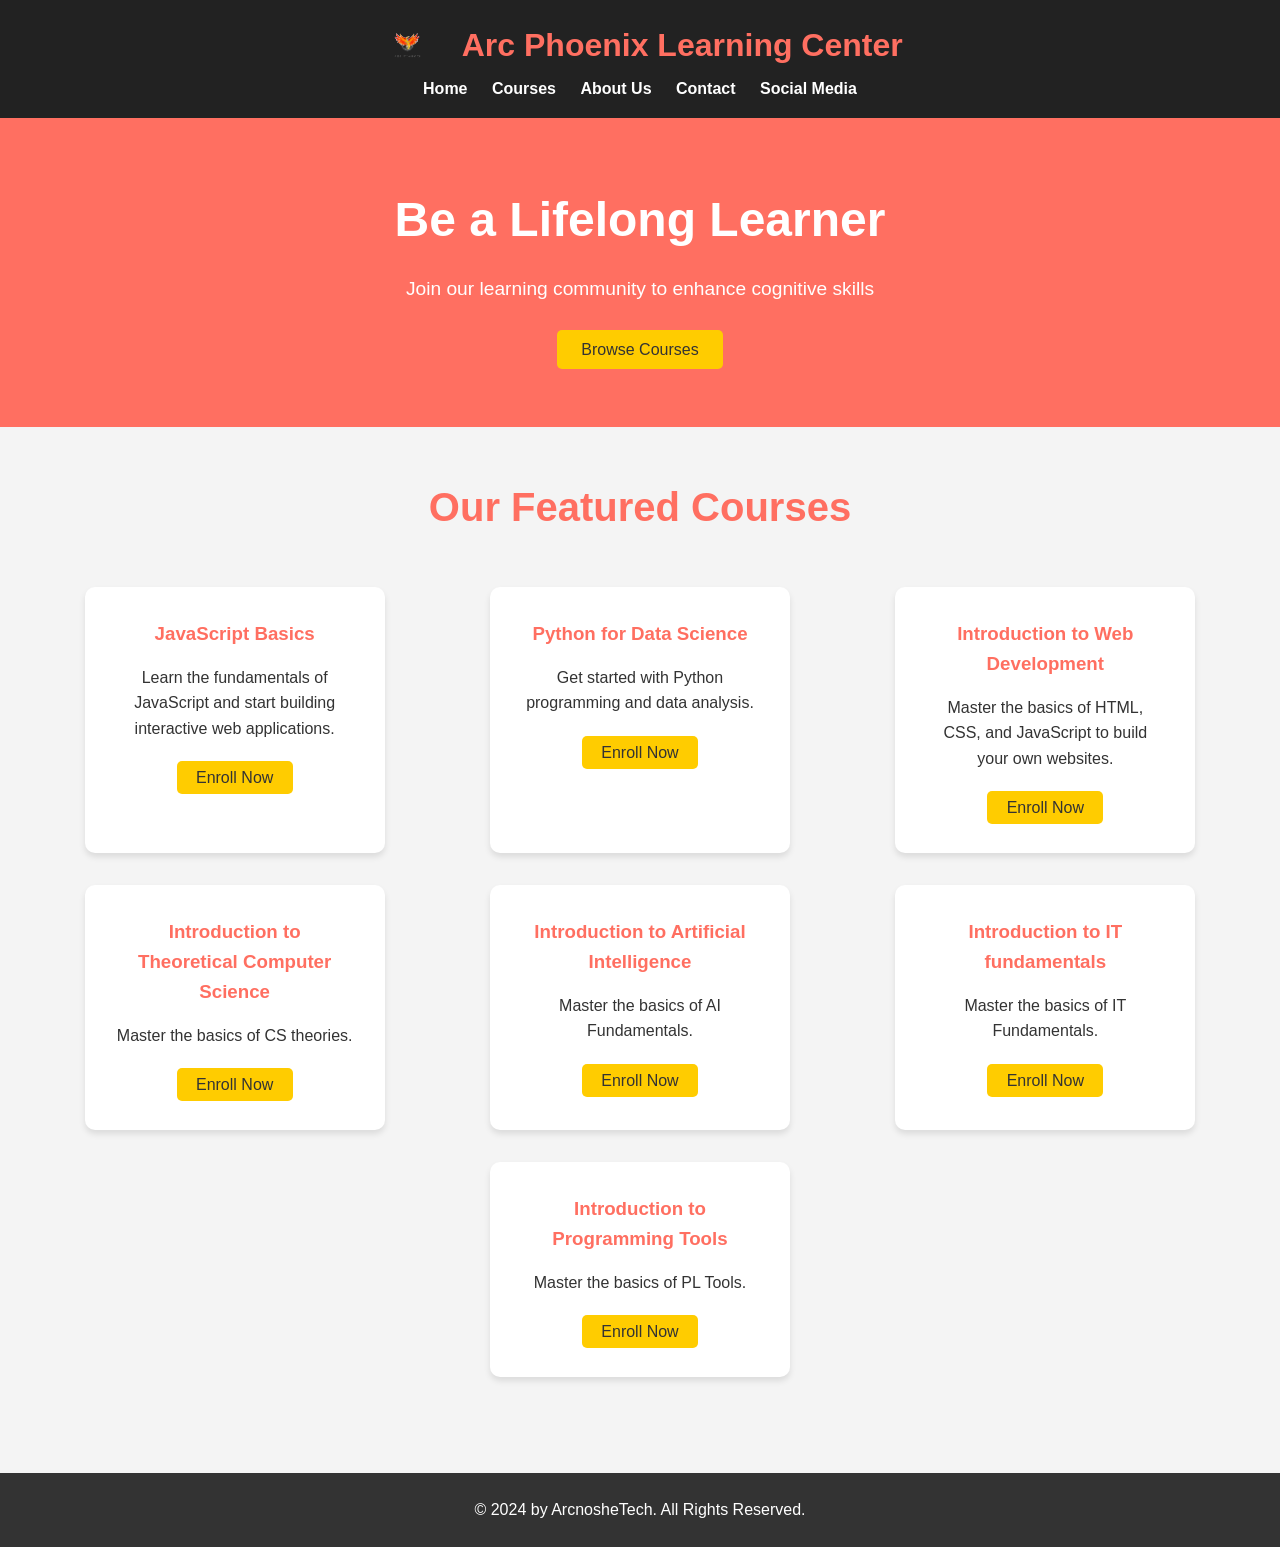
<file: index.html>
<!DOCTYPE html>
<html lang="en">
<head>
    <meta charset="UTF-8">
    <meta name="viewport" content="width=device-width, initial-scale=1.0">
    <meta http-equiv="X-UA-Compatible" content="ie=edge">
    <title>Arc Phoenix Learning Center</title>
    <link rel="stylesheet" href="styles.css">
    <link rel="icon" type="image/x-icon" href="arc_phoenix_logo_transparent.png">
</head>
<body>

    <!-- Header Section -->
    <header>
        <div class="navbar">
        <!--Logo Section -->    
        <img src="arc_phoenix_logo_transparent.png" alt="Arc Phoenix Logo" class="logo">
            <h1>Arc Phoenix Learning Center</h1>
            <nav>
                <ul>
                    <li><a href="#home">Home</a></li>
                    <li><a href="#courses">Courses</a></li>
                    <li><a href="#under_cons.html">About Us</a></li>
                    <li><a href="#under_cons.html">Contact</a></li>
                    <li><a href="#under_cons.html">Social Media</a></li>
                </ul>
            </nav>
        </div>
    </header>

    <!-- Hero Section -->
    <section id="hero" class="hero-section">
        <div class="hero-content">
            <h2>Be a Lifelong Learner</h2>
            <p>Join our learning community to enhance cognitive skills</p>
            <a href="#courses" class="btn-primary">Browse Courses</a>
        </div>
    </section>

    <!-- Courses Section -->
    <section id="courses" class="courses-section">
        <h2>Our Featured Courses</h2>
        <div class="course-list">
            <div class="course-card">
                <h3>JavaScript Basics</h3>
                <p>Learn the fundamentals of JavaScript and start building interactive web applications.</p>
                <a href="under_cons.html" class="btn-secondary">Enroll Now</a>
            </div>
            <div class="course-card">
                <h3>Python for Data Science</h3>
                <p>Get started with Python programming and data analysis.</p>
                <a href="under_cons.html" class="btn-secondary">Enroll Now</a>
            </div>
            <div class="course-card">
                <h3>Introduction to Web Development</h3>
                <p>Master the basics of HTML, CSS, and JavaScript to build your own websites.</p>
                <a href="under_cons.html" class="btn-secondary">Enroll Now</a>
            </div>
             <div class="course-card">
                <h3>Introduction to Theoretical Computer Science</h3>
                <p>Master the basics of CS theories.</p>
                <a href="tcs.html" class="btn-secondary">Enroll Now</a>
            </div>
             <div class="course-card">
                <h3>Introduction to Artificial Intelligence</h3>
                <p>Master the basics of AI Fundamentals.</p>
                <a href="under_cons.html" class="btn-secondary">Enroll Now</a>
            </div>
             <div class="course-card">
                <h3>Introduction to IT fundamentals</h3>
                <p>Master the basics of IT Fundamentals.</p>
                <a href="under_cons.html" class="btn-secondary">Enroll Now</a>
            </div>
            <div class="course-card">
                <h3>Introduction to Programming Tools</h3>
                <p>Master the basics of PL Tools.</p>
                <a href="codedit.html" class="btn-secondary">Enroll Now</a>
            </div>
        </div>
    </section>

    <!-- Footer Section -->
    <footer>
        <p>&copy; 2024 by ArcnosheTech. All Rights Reserved.</p>
    </footer>

    <script src="script.js"></script>
    <script src="//code.tidio.co/cmhnrrc2j8b8sqqxa3h5ohzhznyaqqul.js"></script>
</body>
</html>
</file>
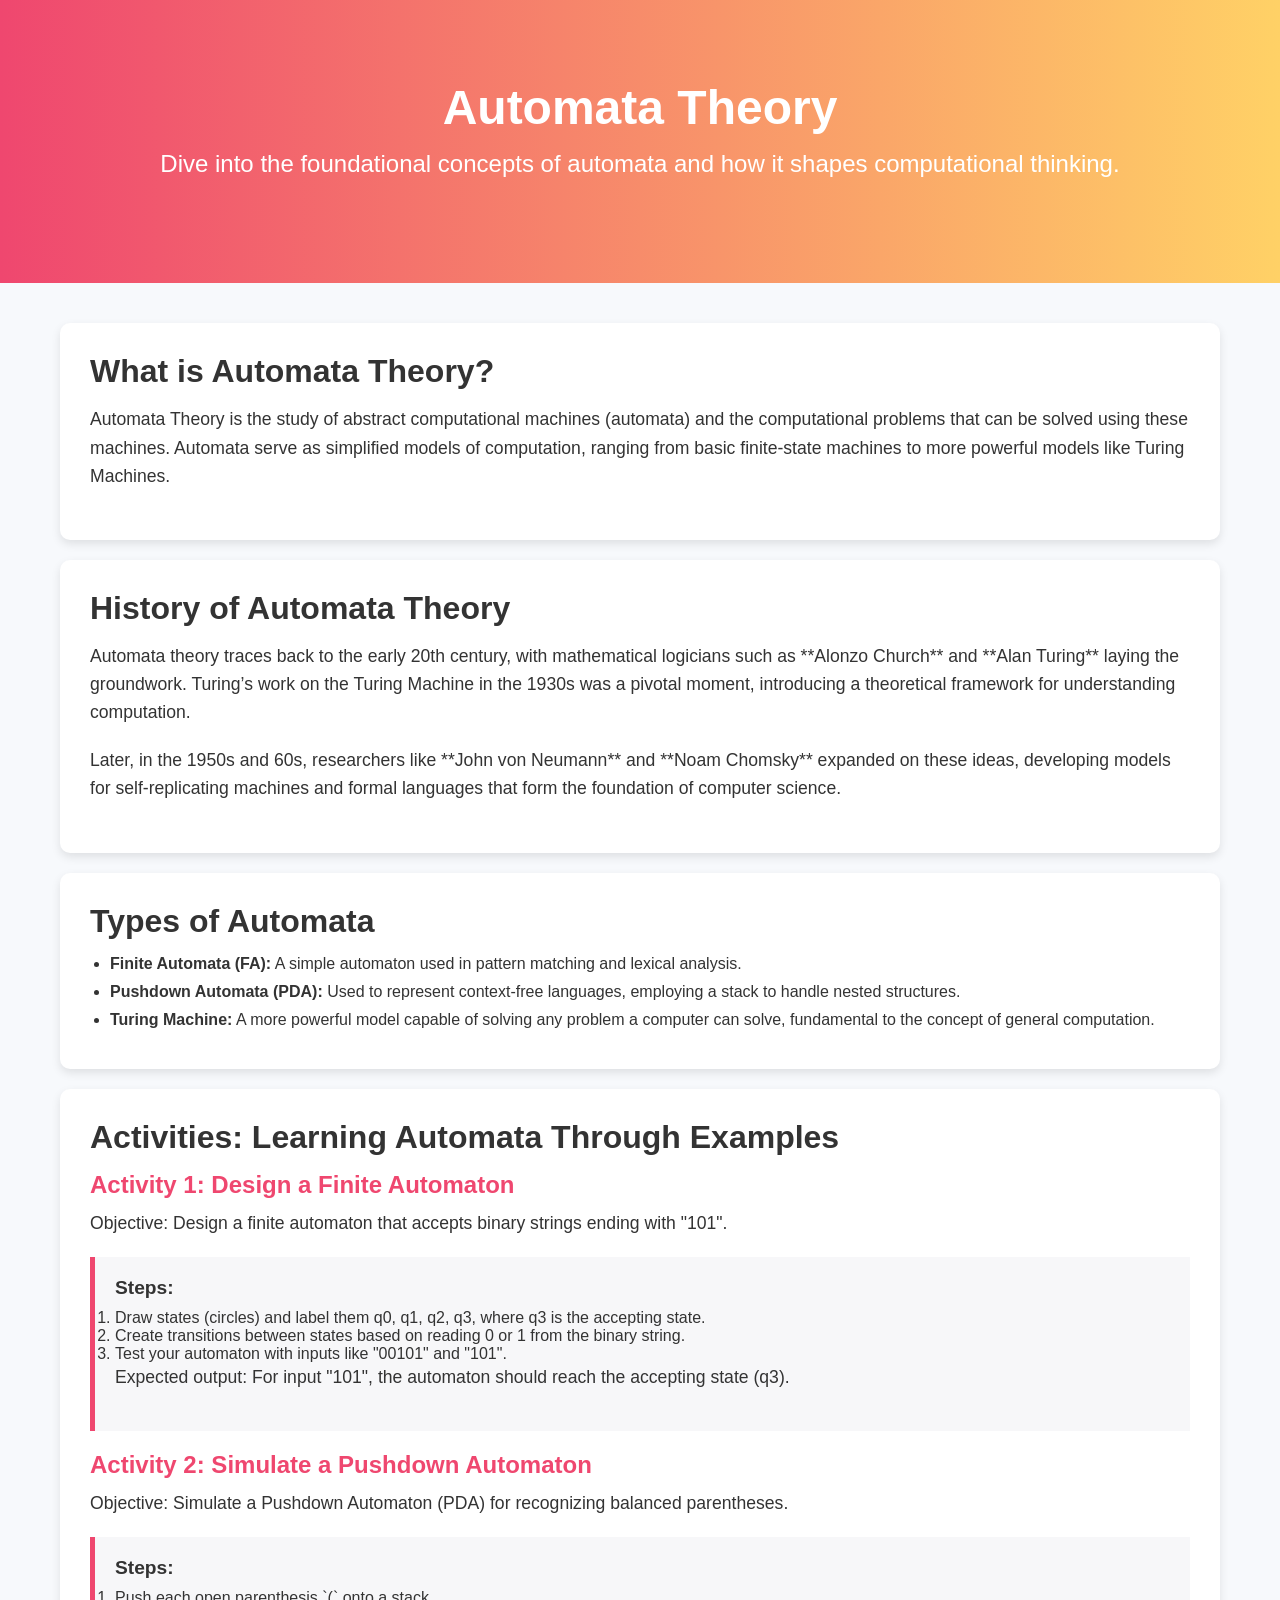
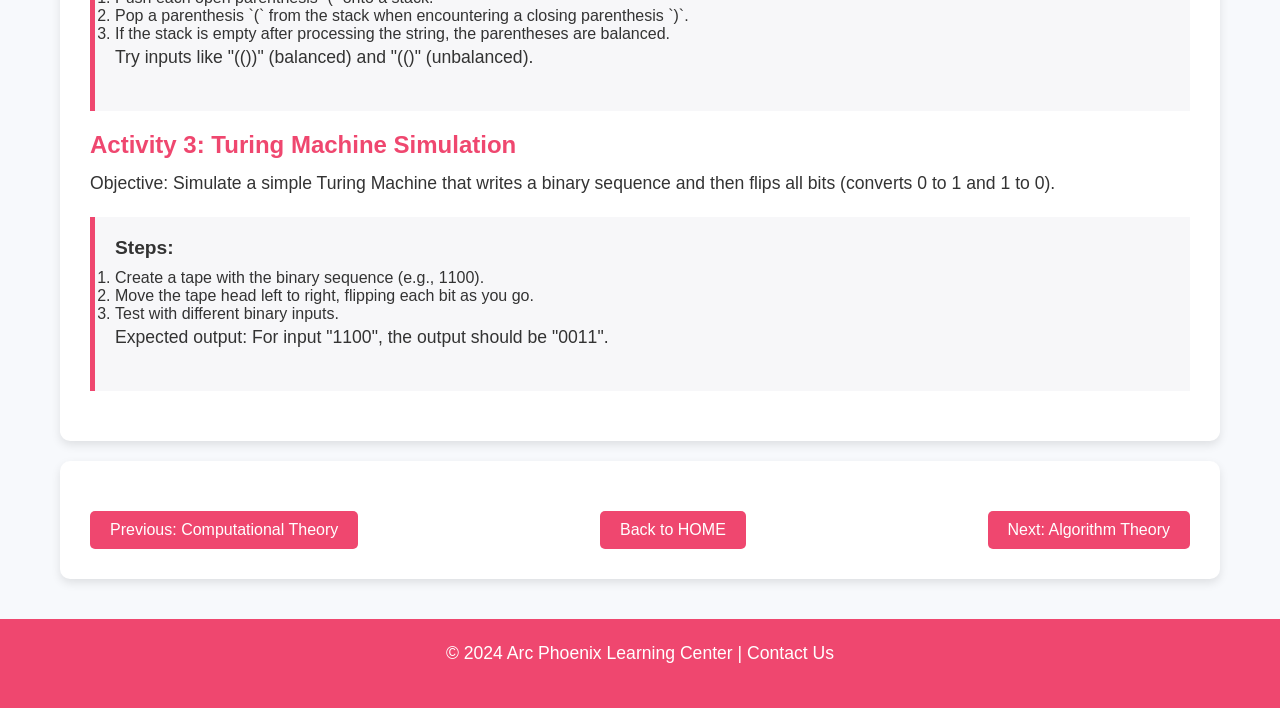
<file: auto_theory.html>
<!DOCTYPE html>
<html lang="en">
<head>
    <meta charset="UTF-8">
    <meta name="viewport" content="width=device-width, initial-scale=1.0">
    <meta name="description" content="Automata Theory Lesson - Explore the concepts, history, and activities related to Automata Theory.">
    <title>Automata Theory | Phoenix Learning Center</title>
    <link rel="stylesheet" href="auto_theory.css">
</head>
<body>

    <!-- Header Section -->
    <header class="hero">
        <div class="container">
            <h1>Automata Theory</h1>
            <p>Dive into the foundational concepts of automata and how it shapes computational thinking.</p>
        </div>
    </header>

    <!-- Main Content Section -->
    <main class="container">
        <section class="lesson">
            <h2>What is Automata Theory?</h2>
            <p>Automata Theory is the study of abstract computational machines (automata) and the computational problems that can be solved using these machines. Automata serve as simplified models of computation, ranging from basic finite-state machines to more powerful models like Turing Machines.</p>
        </section>

        <section class="lesson">
            <h2>History of Automata Theory</h2>
            <p>Automata theory traces back to the early 20th century, with mathematical logicians such as **Alonzo Church** and **Alan Turing** laying the groundwork. Turing’s work on the Turing Machine in the 1930s was a pivotal moment, introducing a theoretical framework for understanding computation.</p>
            <p>Later, in the 1950s and 60s, researchers like **John von Neumann** and **Noam Chomsky** expanded on these ideas, developing models for self-replicating machines and formal languages that form the foundation of computer science.</p>
        </section>

        <section class="lesson">
            <h2>Types of Automata</h2>
            <ul class="objectives">
                <li><strong>Finite Automata (FA):</strong> A simple automaton used in pattern matching and lexical analysis.</li>
                <li><strong>Pushdown Automata (PDA):</strong> Used to represent context-free languages, employing a stack to handle nested structures.</li>
                <li><strong>Turing Machine:</strong> A more powerful model capable of solving any problem a computer can solve, fundamental to the concept of general computation.</li>
            </ul>
        </section>

        <section class="lesson">
            <h2>Activities: Learning Automata Through Examples</h2>

            <h3>Activity 1: Design a Finite Automaton</h3>
            <p>Objective: Design a finite automaton that accepts binary strings ending with "101".</p>
            <div class="example">
                <h4>Steps:</h4>
                <ol>
                    <li>Draw states (circles) and label them q0, q1, q2, q3, where q3 is the accepting state.</li>
                    <li>Create transitions between states based on reading 0 or 1 from the binary string.</li>
                    <li>Test your automaton with inputs like "00101" and "101".</li>
                </ol>
                <p>Expected output: For input "101", the automaton should reach the accepting state (q3).</p>
            </div>

            <h3>Activity 2: Simulate a Pushdown Automaton</h3>
            <p>Objective: Simulate a Pushdown Automaton (PDA) for recognizing balanced parentheses.</p>
            <div class="example">
                <h4>Steps:</h4>
                <ol>
                    <li>Push each open parenthesis `(` onto a stack.</li>
                    <li>Pop a parenthesis `(` from the stack when encountering a closing parenthesis `)`.</li>
                    <li>If the stack is empty after processing the string, the parentheses are balanced.</li>
                </ol>
                <p>Try inputs like "(())" (balanced) and "(()" (unbalanced).</p>
            </div>

            <h3>Activity 3: Turing Machine Simulation</h3>
            <p>Objective: Simulate a simple Turing Machine that writes a binary sequence and then flips all bits (converts 0 to 1 and 1 to 0).</p>
            <div class="example">
                <h4>Steps:</h4>
                <ol>
                    <li>Create a tape with the binary sequence (e.g., 1100).</li>
                    <li>Move the tape head left to right, flipping each bit as you go.</li>
                    <li>Test with different binary inputs.</li>
                </ol>
                <p>Expected output: For input "1100", the output should be "0011".</p>
            </div>
        </section>

        <!-- Navigation Links -->
        <section class="lesson">
            <nav class="nav-links">
                <a href="comp_theory.html" class="nav-button">Previous: Computational Theory</a>
                <a href="tcs.html" class="nav-button">Back to HOME</a>
                <a href="algo_theory.html" class="nav-button">Next: Algorithm Theory</a>
            </nav>
        </section>
    </main>

    <!-- Footer Section -->
    <footer class="footer">
        <p>&copy; 2024 Arc Phoenix Learning Center | <a href="/contact">Contact Us</a></p>
    </footer>

</body>
</html>
</file>
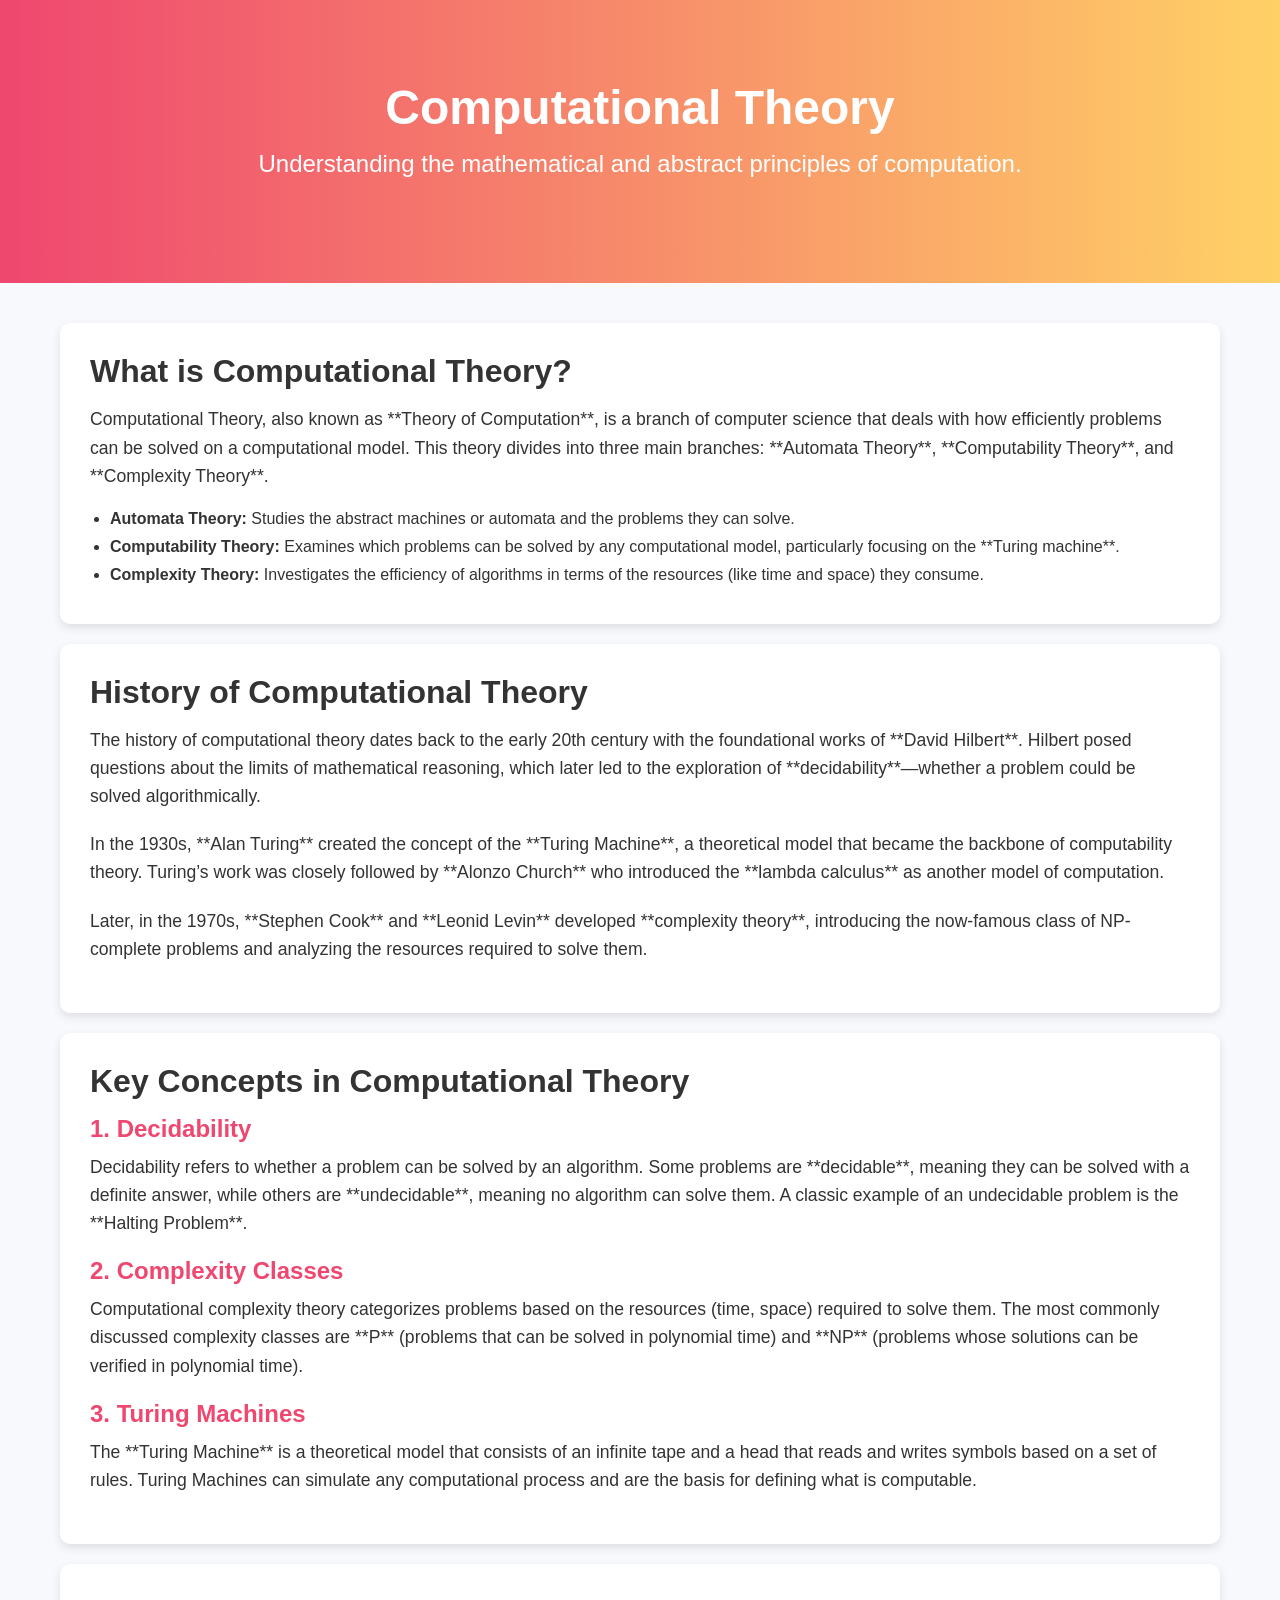
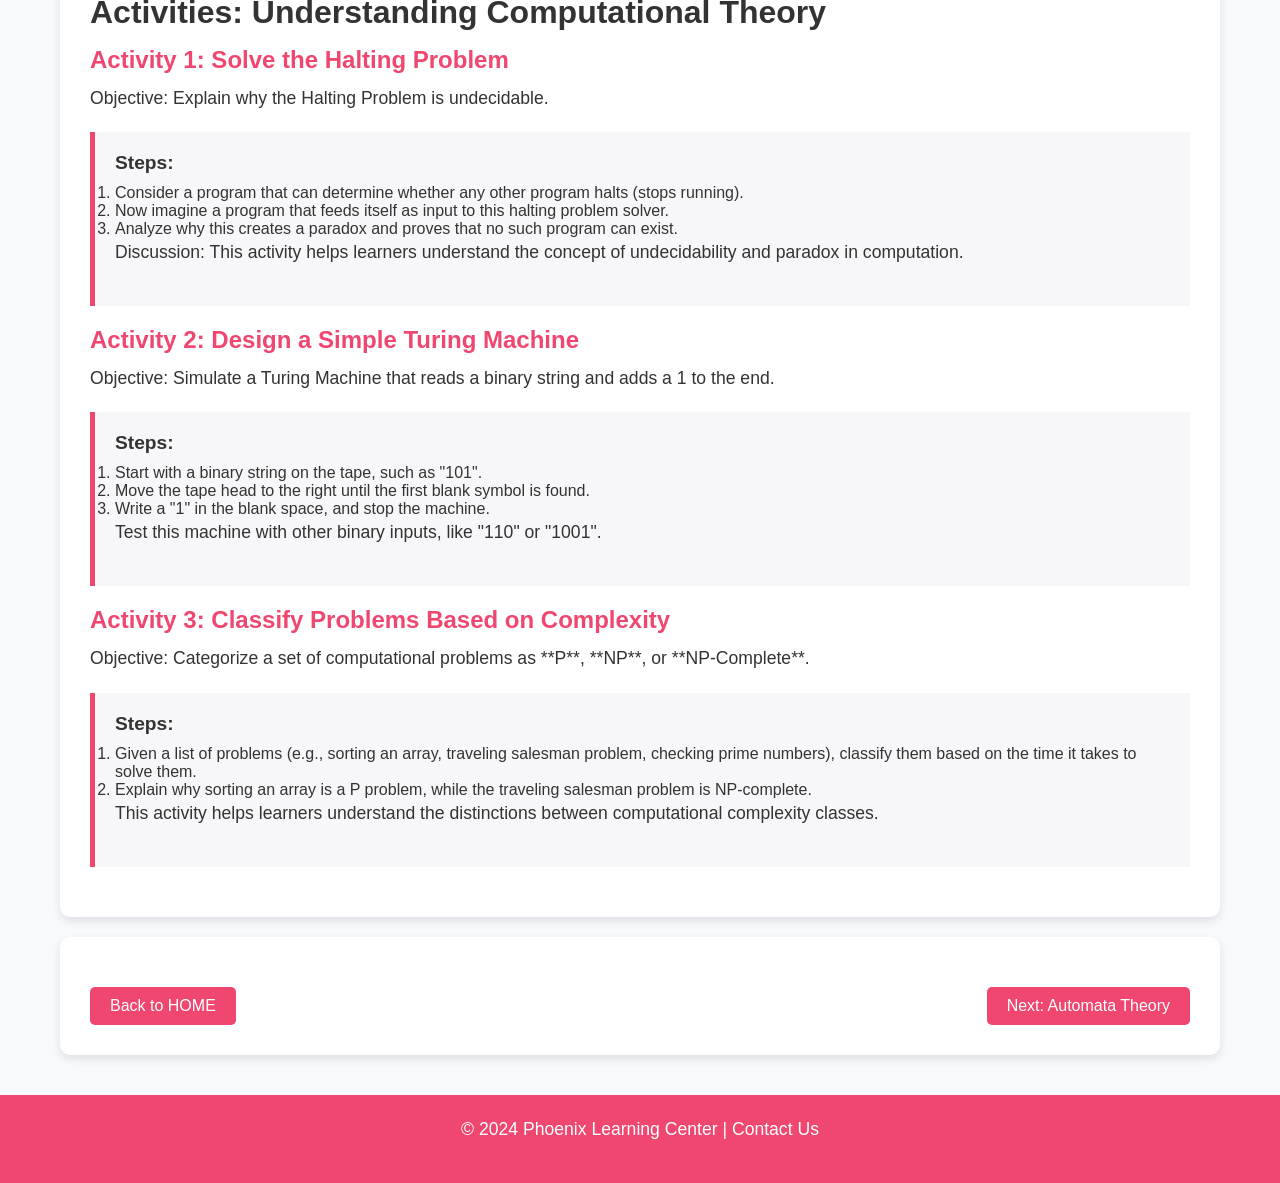
<file: comp_theory.html>
<!DOCTYPE html>
<html lang="en">
<head>
    <meta charset="UTF-8">
    <meta name="viewport" content="width=device-width, initial-scale=1.0">
    <meta name="description" content="Computational Theory Lesson - Explore the concepts, history, and activities related to Computational Theory.">
    <title>Computational Theory | Phoenix Learning Center</title>
    <link rel="stylesheet" href="comp_theory.css">
</head>
<body>

    <!-- Header Section -->
    <header class="hero">
        <div class="container">
            <h1>Computational Theory</h1>
            <p>Understanding the mathematical and abstract principles of computation.</p>
        </div>
    </header>

    <!-- Main Content Section -->
    <main class="container">
        <section class="lesson">
            <h2>What is Computational Theory?</h2>
            <p>Computational Theory, also known as **Theory of Computation**, is a branch of computer science that deals with how efficiently problems can be solved on a computational model. This theory divides into three main branches: **Automata Theory**, **Computability Theory**, and **Complexity Theory**.</p>
            <ul class="objectives">
                <li><strong>Automata Theory:</strong> Studies the abstract machines or automata and the problems they can solve.</li>
                <li><strong>Computability Theory:</strong> Examines which problems can be solved by any computational model, particularly focusing on the **Turing machine**.</li>
                <li><strong>Complexity Theory:</strong> Investigates the efficiency of algorithms in terms of the resources (like time and space) they consume.</li>
            </ul>
        </section>

        <section class="lesson">
            <h2>History of Computational Theory</h2>
            <p>The history of computational theory dates back to the early 20th century with the foundational works of **David Hilbert**. Hilbert posed questions about the limits of mathematical reasoning, which later led to the exploration of **decidability**—whether a problem could be solved algorithmically.</p>
            <p>In the 1930s, **Alan Turing** created the concept of the **Turing Machine**, a theoretical model that became the backbone of computability theory. Turing’s work was closely followed by **Alonzo Church** who introduced the **lambda calculus** as another model of computation.</p>
            <p>Later, in the 1970s, **Stephen Cook** and **Leonid Levin** developed **complexity theory**, introducing the now-famous class of NP-complete problems and analyzing the resources required to solve them.</p>
        </section>

        <section class="lesson">
            <h2>Key Concepts in Computational Theory</h2>
            <h3>1. Decidability</h3>
            <p>Decidability refers to whether a problem can be solved by an algorithm. Some problems are **decidable**, meaning they can be solved with a definite answer, while others are **undecidable**, meaning no algorithm can solve them. A classic example of an undecidable problem is the **Halting Problem**.</p>

            <h3>2. Complexity Classes</h3>
            <p>Computational complexity theory categorizes problems based on the resources (time, space) required to solve them. The most commonly discussed complexity classes are **P** (problems that can be solved in polynomial time) and **NP** (problems whose solutions can be verified in polynomial time).</p>

            <h3>3. Turing Machines</h3>
            <p>The **Turing Machine** is a theoretical model that consists of an infinite tape and a head that reads and writes symbols based on a set of rules. Turing Machines can simulate any computational process and are the basis for defining what is computable.</p>
        </section>

        <section class="lesson">
            <h2>Activities: Understanding Computational Theory</h2>

            <h3>Activity 1: Solve the Halting Problem</h3>
            <p>Objective: Explain why the Halting Problem is undecidable.</p>
            <div class="example">
                <h4>Steps:</h4>
                <ol>
                    <li>Consider a program that can determine whether any other program halts (stops running).</li>
                    <li>Now imagine a program that feeds itself as input to this halting problem solver.</li>
                    <li>Analyze why this creates a paradox and proves that no such program can exist.</li>
                </ol>
                <p>Discussion: This activity helps learners understand the concept of undecidability and paradox in computation.</p>
            </div>

            <h3>Activity 2: Design a Simple Turing Machine</h3>
            <p>Objective: Simulate a Turing Machine that reads a binary string and adds a 1 to the end.</p>
            <div class="example">
                <h4>Steps:</h4>
                <ol>
                    <li>Start with a binary string on the tape, such as "101".</li>
                    <li>Move the tape head to the right until the first blank symbol is found.</li>
                    <li>Write a "1" in the blank space, and stop the machine.</li>
                </ol>
                <p>Test this machine with other binary inputs, like "110" or "1001".</p>
            </div>

            <h3>Activity 3: Classify Problems Based on Complexity</h3>
            <p>Objective: Categorize a set of computational problems as **P**, **NP**, or **NP-Complete**.</p>
            <div class="example">
                <h4>Steps:</h4>
                <ol>
                    <li>Given a list of problems (e.g., sorting an array, traveling salesman problem, checking prime numbers), classify them based on the time it takes to solve them.</li>
                    <li>Explain why sorting an array is a P problem, while the traveling salesman problem is NP-complete.</li>
                </ol>
                <p>This activity helps learners understand the distinctions between computational complexity classes.</p>
            </div>
        </section>

        <!-- Navigation Links -->
        <section class="lesson">
            <nav class="nav-links">
                <a href="course_progtheory.html" class="nav-button">Back to HOME </a>
                <a href="auto_theory.html" class="nav-button">Next: Automata Theory</a>
            </nav>
        </section>
    </main>

    <!-- Footer Section -->
    <footer class="footer">
        <p>&copy; 2024 Phoenix Learning Center | <a href="/contact">Contact Us</a></p>
    </footer>

</body>
</html>
</file>
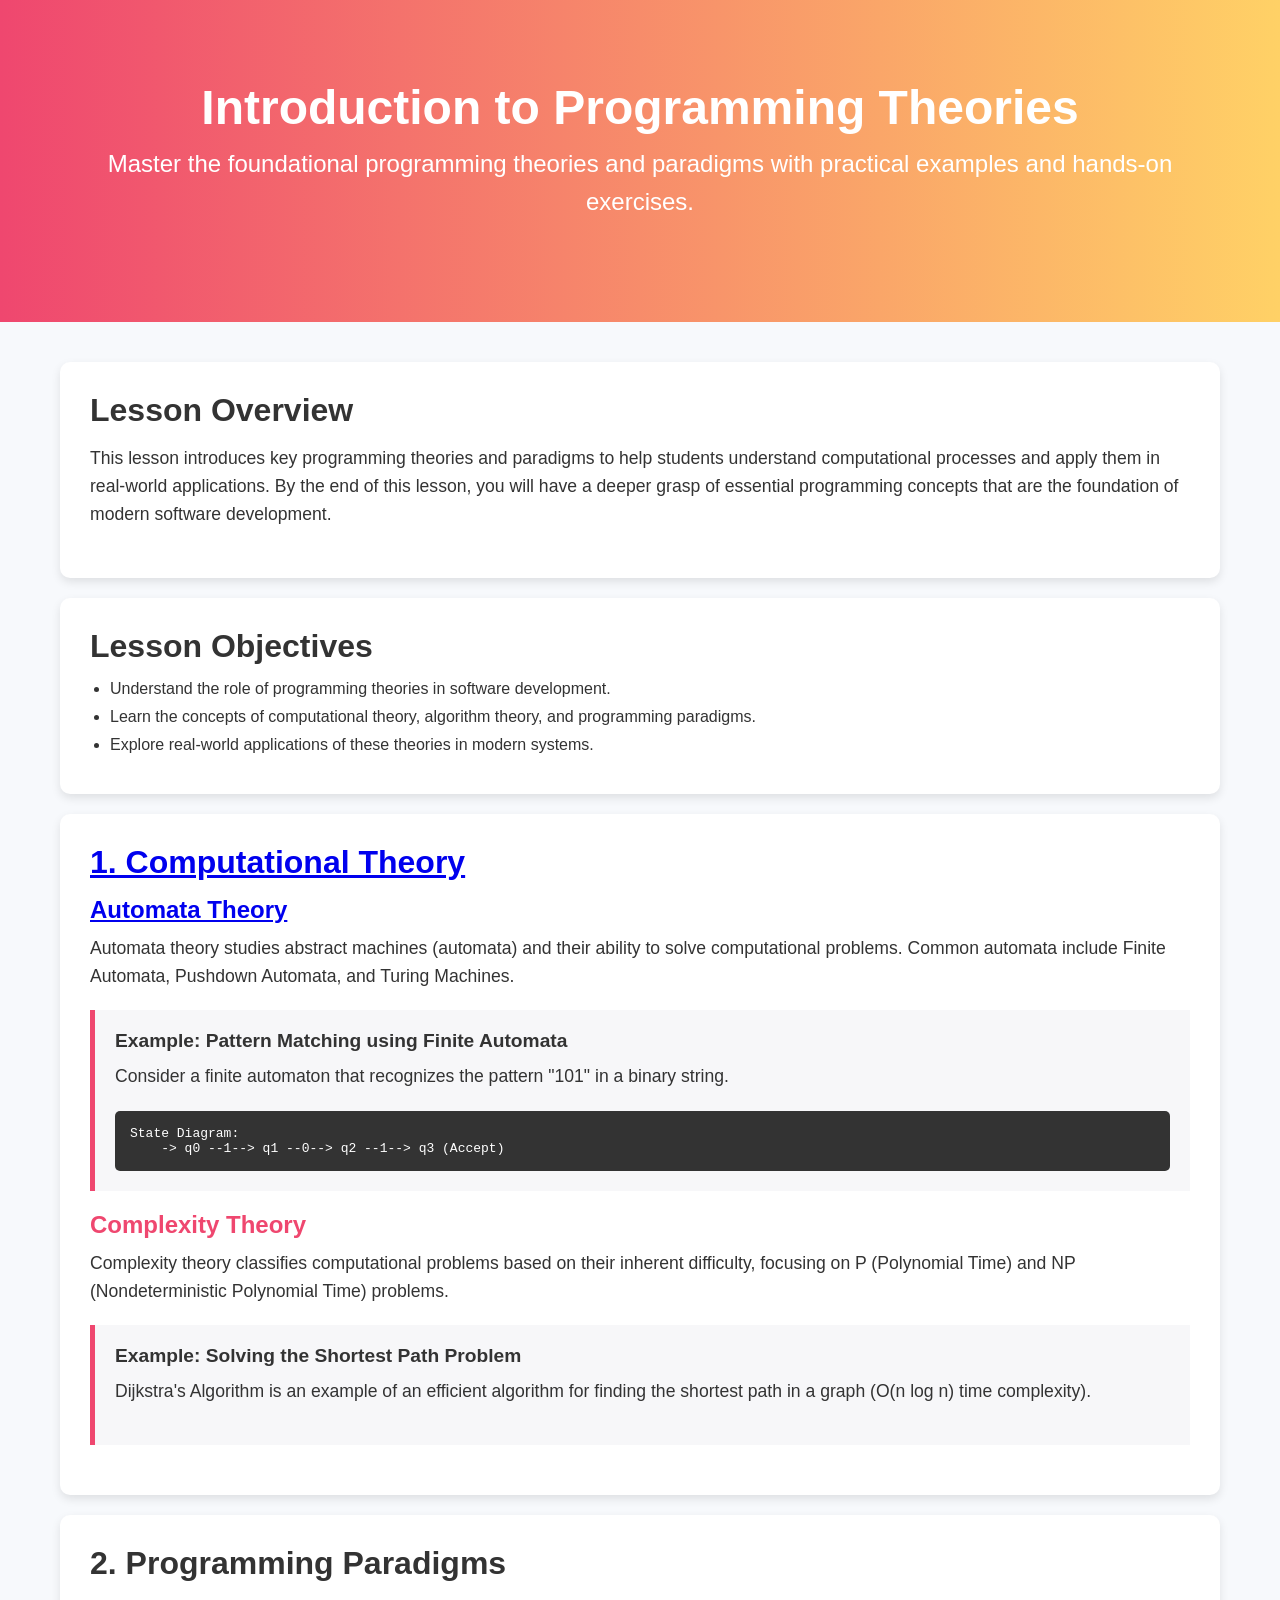
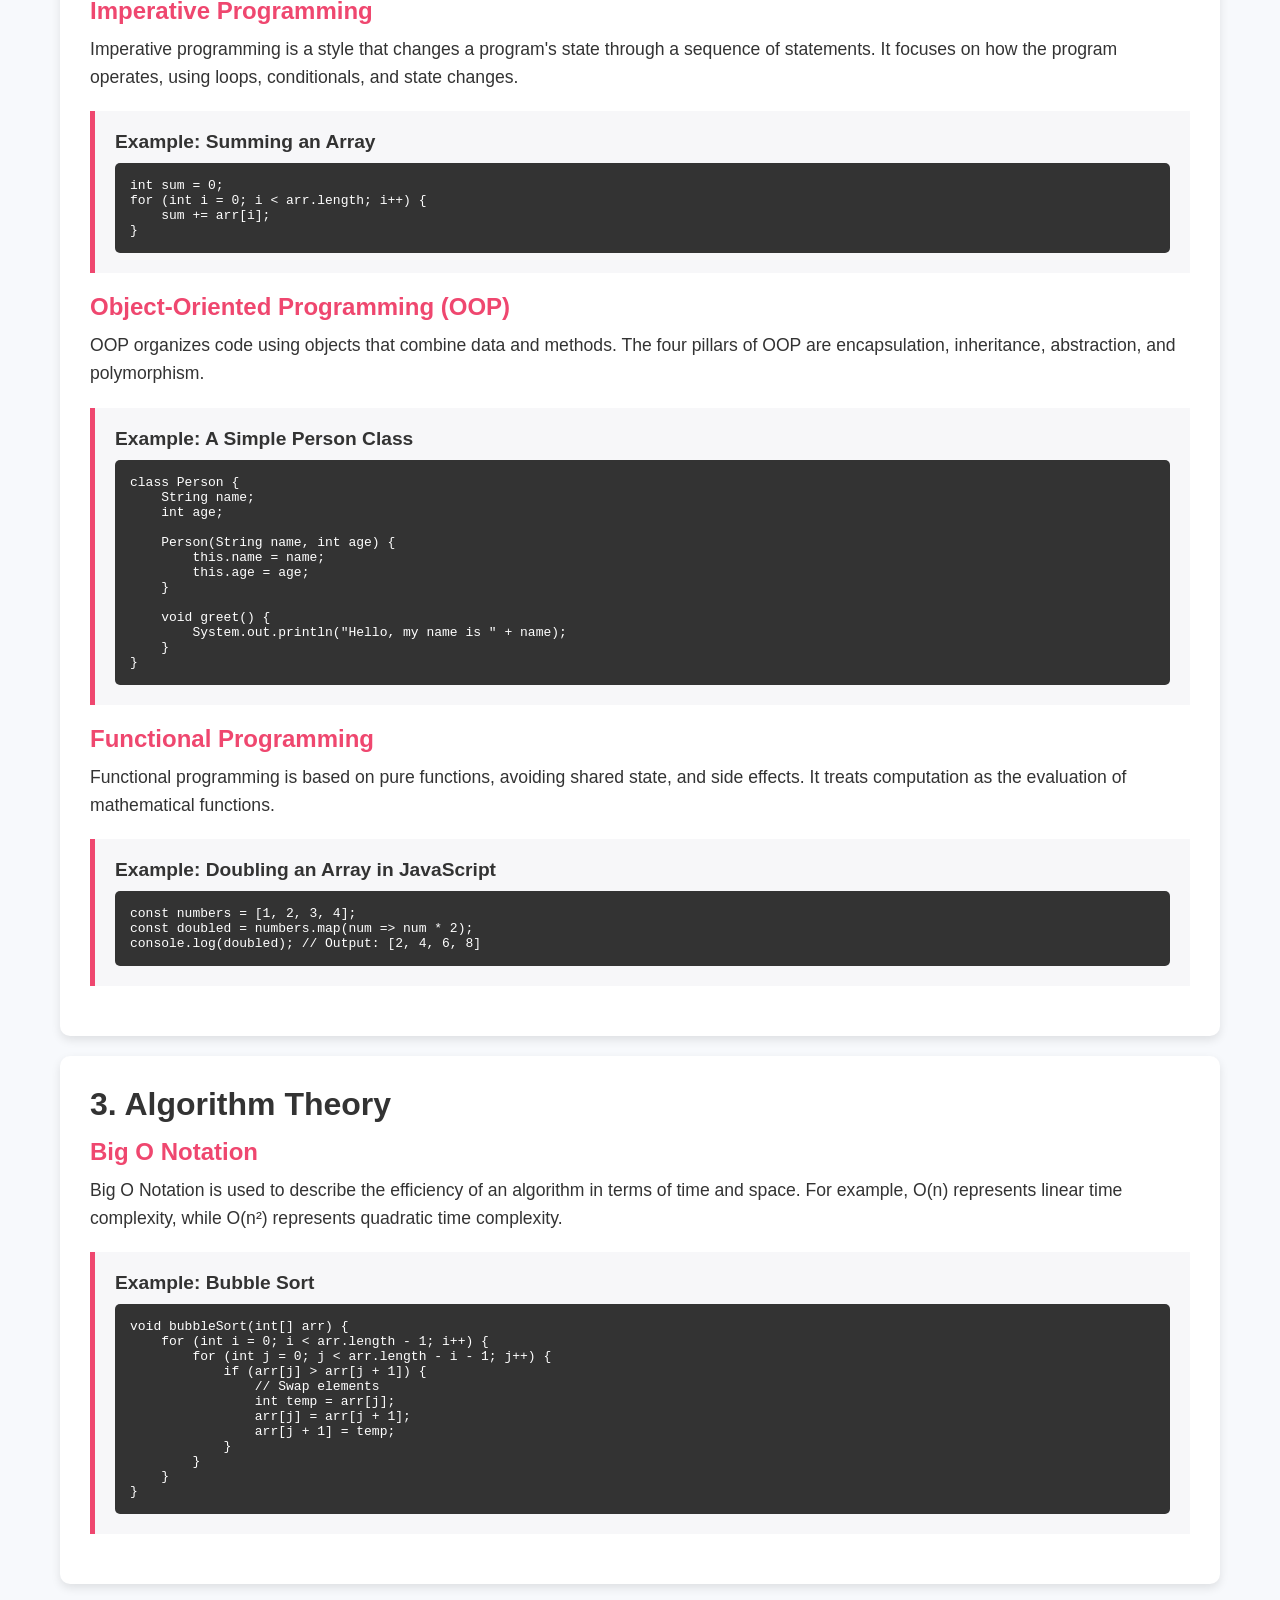
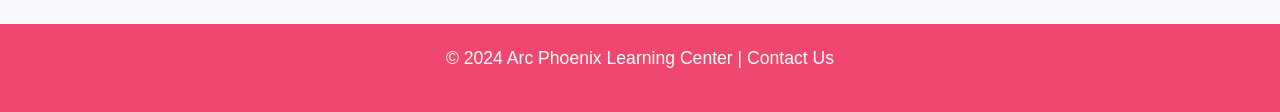
<file: course_progtheory.html>
<!DOCTYPE html>
<html lang="en">
<head>
    <meta charset="UTF-8">
    <meta name="viewport" content="width=device-width, initial-scale=1.0">
    <meta name="description" content="Programming Theory Lesson - Learn essential programming concepts and paradigms with practical examples.">
    <title>Programming Theories | Phoenix Learning Center</title>
    <link rel="stylesheet" href="course_progtheory.css">
</head>
<body>

    <!-- Header Section -->
    <header class="hero">
        <div class="container">
            <h1>Introduction to Programming Theories</h1>
            <p>Master the foundational programming theories and paradigms with practical examples and hands-on exercises.</p>
        </div>
    </header>

    <!-- Main Content Section -->
    <main class="container">
        <section class="lesson">
            <h2>Lesson Overview</h2>
            <p>This lesson introduces key programming theories and paradigms to help students understand computational processes and apply them in real-world applications. By the end of this lesson, you will have a deeper grasp of essential programming concepts that are the foundation of modern software development.</p>
        </section>

        <section class="lesson">
            <h2>Lesson Objectives</h2>
            <ul class="objectives">
                <li>Understand the role of programming theories in software development.</li>
                <li>Learn the concepts of computational theory, algorithm theory, and programming paradigms.</li>
                <li>Explore real-world applications of these theories in modern systems.</li>
            </ul>
        </section>

        <!-- Section 1: Computational Theory -->
        <section class="lesson">
            <h2><a href = "comp_theory.html">1. Computational Theory</a></h2>
            <h3><a href = "auto_theory.html">Automata Theory</a></h3>
            <p>Automata theory studies abstract machines (automata) and their ability to solve computational problems. Common automata include Finite Automata, Pushdown Automata, and Turing Machines.</p>
            <div class="example">
                <h4>Example: Pattern Matching using Finite Automata</h4>
                <p>Consider a finite automaton that recognizes the pattern "101" in a binary string.</p>
                <pre><code>State Diagram:
    -> q0 --1--> q1 --0--> q2 --1--> q3 (Accept)
</code></pre>
            </div>

            <h3>Complexity Theory</h3>
            <p>Complexity theory classifies computational problems based on their inherent difficulty, focusing on P (Polynomial Time) and NP (Nondeterministic Polynomial Time) problems.</p>
            <div class="example">
                <h4>Example: Solving the Shortest Path Problem</h4>
                <p>Dijkstra's Algorithm is an example of an efficient algorithm for finding the shortest path in a graph (O(n log n) time complexity).</p>
            </div>
        </section>

        <!-- Section 2: Programming Paradigms -->
        <section class="lesson">
            <h2>2. Programming Paradigms</h2>
            
            <h3>Imperative Programming</h3>
            <p>Imperative programming is a style that changes a program's state through a sequence of statements. It focuses on how the program operates, using loops, conditionals, and state changes.</p>
            <div class="example">
                <h4>Example: Summing an Array</h4>
                <pre><code>int sum = 0;
for (int i = 0; i < arr.length; i++) {
    sum += arr[i];
}
</code></pre>
            </div>

            <h3>Object-Oriented Programming (OOP)</h3>
            <p>OOP organizes code using objects that combine data and methods. The four pillars of OOP are encapsulation, inheritance, abstraction, and polymorphism.</p>
            <div class="example">
                <h4>Example: A Simple Person Class</h4>
                <pre><code>class Person {
    String name;
    int age;
    
    Person(String name, int age) {
        this.name = name;
        this.age = age;
    }

    void greet() {
        System.out.println("Hello, my name is " + name);
    }
}
</code></pre>
            </div>

            <h3>Functional Programming</h3>
            <p>Functional programming is based on pure functions, avoiding shared state, and side effects. It treats computation as the evaluation of mathematical functions.</p>
            <div class="example">
                <h4>Example: Doubling an Array in JavaScript</h4>
                <pre><code>const numbers = [1, 2, 3, 4];
const doubled = numbers.map(num => num * 2);
console.log(doubled); // Output: [2, 4, 6, 8]
</code></pre>
            </div>
        </section>

        <!-- Section 3: Algorithm Theory -->
        <section class="lesson">
            <h2>3. Algorithm Theory</h2>
            <h3>Big O Notation</h3>
            <p>Big O Notation is used to describe the efficiency of an algorithm in terms of time and space. For example, O(n) represents linear time complexity, while O(n²) represents quadratic time complexity.</p>
            <div class="example">
                <h4>Example: Bubble Sort</h4>
                <pre><code>void bubbleSort(int[] arr) {
    for (int i = 0; i < arr.length - 1; i++) {
        for (int j = 0; j < arr.length - i - 1; j++) {
            if (arr[j] > arr[j + 1]) {
                // Swap elements
                int temp = arr[j];
                arr[j] = arr[j + 1];
                arr[j + 1] = temp;
            }
        }
    }
}
</code></pre>
            </div>
        </section>
        
    </main>

    <!-- Footer Section -->
    <footer class="footer">
        <p>&copy; 2024 Arc Phoenix Learning Center | <a href="/contact">Contact Us</a></p>
    </footer>

</body>
</html>
</file>
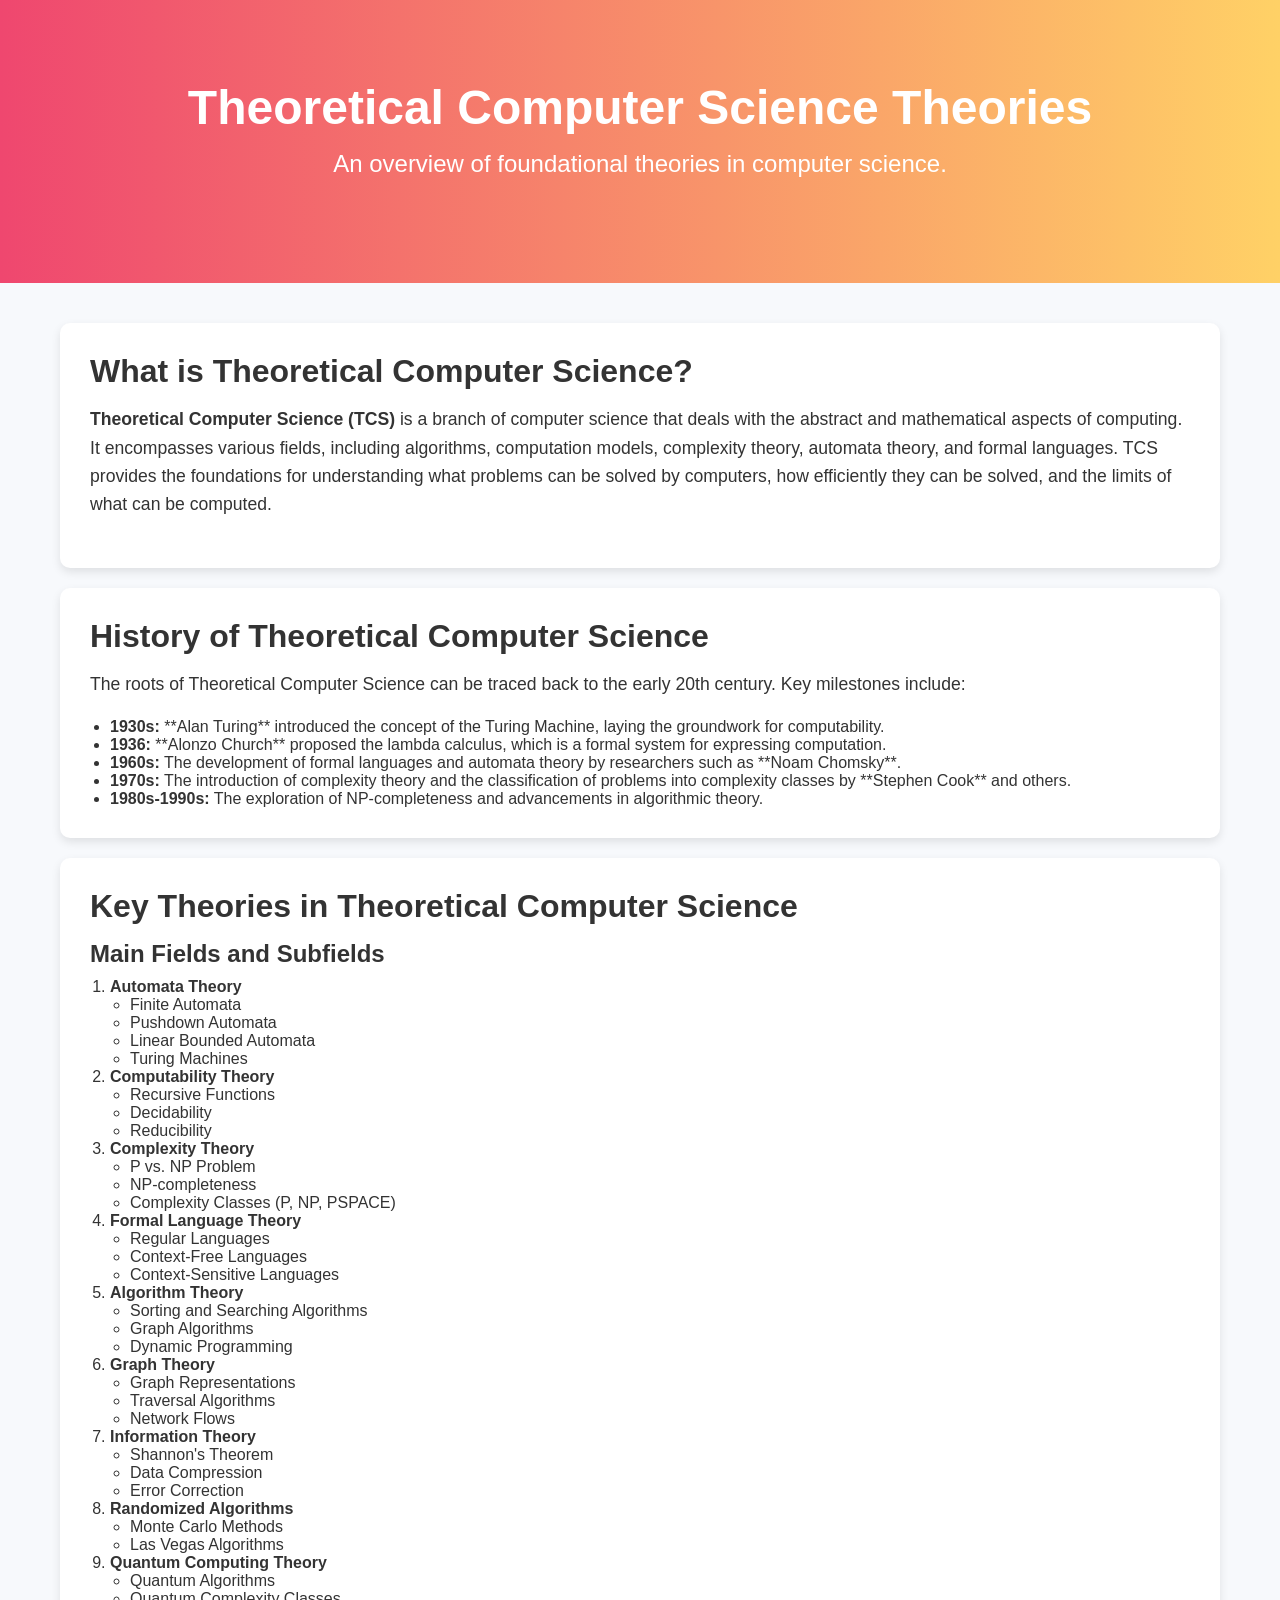
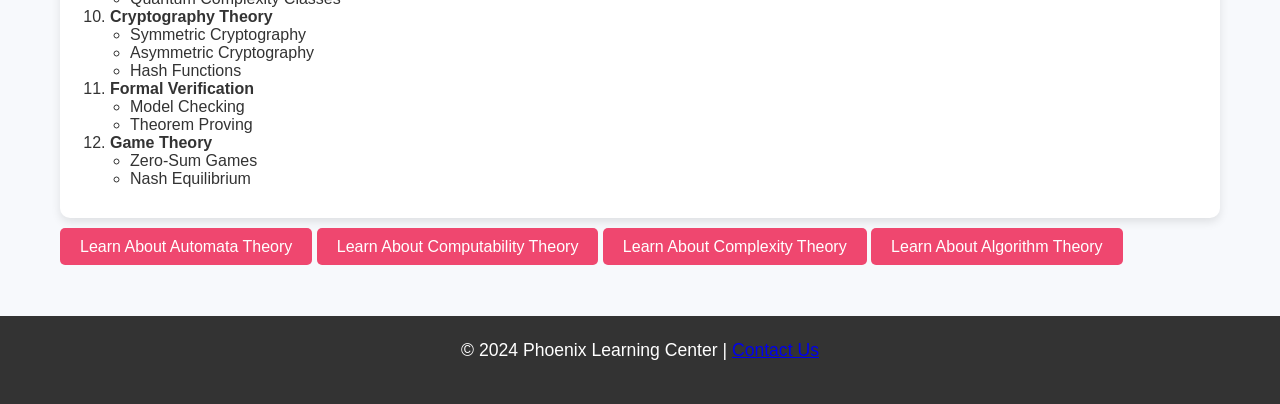
<file: tcs.html>
<!DOCTYPE html>
<html lang="en">
<head>
    <meta charset="UTF-8">
    <meta name="viewport" content="width=device-width, initial-scale=1.0">
    <meta name="description" content="Index of Theoretical Computer Science Theories">
    <title>Index of Theoretical Computer Science Theories | Phoenix Learning Center</title>
    <link rel="stylesheet" href="tcs.css">
</head>
<body>

    <!-- Header Section -->
    <header class="hero">
        <div class="container">
            <h1>Theoretical Computer Science Theories</h1>
            <p>An overview of foundational theories in computer science.</p>
        </div>
    </header>

    <!-- Main Content Section -->
    <main class="container">
        <section class="introduction">
            <h2>What is Theoretical Computer Science?</h2>
            <p><strong>Theoretical Computer Science (TCS)</strong> is a branch of computer science that deals with the abstract and mathematical aspects of computing. It encompasses various fields, including algorithms, computation models, complexity theory, automata theory, and formal languages. TCS provides the foundations for understanding what problems can be solved by computers, how efficiently they can be solved, and the limits of what can be computed.</p>
        </section>

        <section class="history">
            <h2>History of Theoretical Computer Science</h2>
            <p>The roots of Theoretical Computer Science can be traced back to the early 20th century. Key milestones include:</p>
            <ul>
                <li><strong>1930s:</strong> **Alan Turing** introduced the concept of the Turing Machine, laying the groundwork for computability.</li>
                <li><strong>1936:</strong> **Alonzo Church** proposed the lambda calculus, which is a formal system for expressing computation.</li>
                <li><strong>1960s:</strong> The development of formal languages and automata theory by researchers such as **Noam Chomsky**.</li>
                <li><strong>1970s:</strong> The introduction of complexity theory and the classification of problems into complexity classes by **Stephen Cook** and others.</li>
                <li><strong>1980s-1990s:</strong> The exploration of NP-completeness and advancements in algorithmic theory.</li>
            </ul>
        </section>

        <section class="theories">
            <h2>Key Theories in Theoretical Computer Science</h2>
            <h3>Main Fields and Subfields</h3>
            <ol>
                <li>
                    <strong>Automata Theory</strong>
                    <ul>
                        <li>Finite Automata</li>
                        <li>Pushdown Automata</li>
                        <li>Linear Bounded Automata</li>
                        <li>Turing Machines</li>
                    </ul>
                </li>
                <li>
                    <strong>Computability Theory</strong>
                    <ul>
                        <li>Recursive Functions</li>
                        <li>Decidability</li>
                        <li>Reducibility</li>
                    </ul>
                </li>
                <li>
                    <strong>Complexity Theory</strong>
                    <ul>
                        <li>P vs. NP Problem</li>
                        <li>NP-completeness</li>
                        <li>Complexity Classes (P, NP, PSPACE)</li>
                    </ul>
                </li>
                <li>
                    <strong>Formal Language Theory</strong>
                    <ul>
                        <li>Regular Languages</li>
                        <li>Context-Free Languages</li>
                        <li>Context-Sensitive Languages</li>
                    </ul>
                </li>
                <li>
                    <strong>Algorithm Theory</strong>
                    <ul>
                        <li>Sorting and Searching Algorithms</li>
                        <li>Graph Algorithms</li>
                        <li>Dynamic Programming</li>
                    </ul>
                </li>
                <li>
                    <strong>Graph Theory</strong>
                    <ul>
                        <li>Graph Representations</li>
                        <li>Traversal Algorithms</li>
                        <li>Network Flows</li>
                    </ul>
                </li>
                <li>
                    <strong>Information Theory</strong>
                    <ul>
                        <li>Shannon's Theorem</li>
                        <li>Data Compression</li>
                        <li>Error Correction</li>
                    </ul>
                </li>
                <li>
                    <strong>Randomized Algorithms</strong>
                    <ul>
                        <li>Monte Carlo Methods</li>
                        <li>Las Vegas Algorithms</li>
                    </ul>
                </li>
                <li>
                    <strong>Quantum Computing Theory</strong>
                    <ul>
                        <li>Quantum Algorithms</li>
                        <li>Quantum Complexity Classes</li>
                    </ul>
                </li>
                <li>
                    <strong>Cryptography Theory</strong>
                    <ul>
                        <li>Symmetric Cryptography</li>
                        <li>Asymmetric Cryptography</li>
                        <li>Hash Functions</li>
                    </ul>
                </li>
                <li>
                    <strong>Formal Verification</strong>
                    <ul>
                        <li>Model Checking</li>
                        <li>Theorem Proving</li>
                    </ul>
                </li>
                <li>
                    <strong>Game Theory</strong>
                    <ul>
                        <li>Zero-Sum Games</li>
                        <li>Nash Equilibrium</li>
                    </ul>
                </li>
            </ol>
        </section>

        <!-- Navigation Links -->
        <section class="nav-links">
            <nav>
                <a href="auto_theory.html" class="nav-button">Learn About Automata Theory</a>
                <a href="computability_theory.html" class="nav-button">Learn About Computability Theory</a>
                <a href="complexity_theory.html" class="nav-button">Learn About Complexity Theory</a>
                <a href="algorithm_theory.html" class="nav-button">Learn About Algorithm Theory</a>
            </nav>
        </section>
    </main>

    <!-- Footer Section -->
    <footer class="footer">
        <p>&copy; 2024 Phoenix Learning Center | <a href="/contact">Contact Us</a></p>
    </footer>

</body>
</html>
</file>
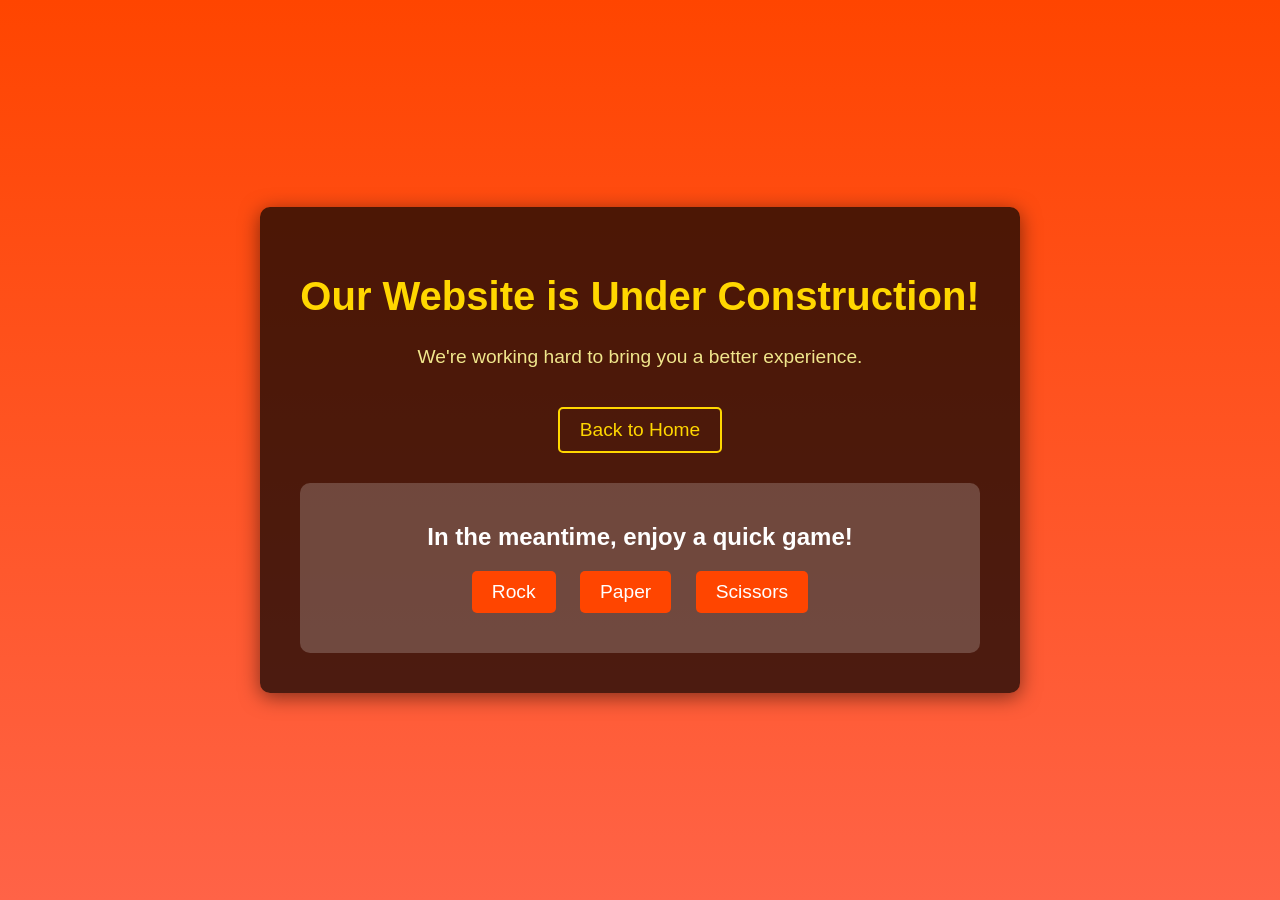
<file: under_cons.html>
<!DOCTYPE html>
<html lang="en">
<head>
    <meta charset="UTF-8">
    <meta name="viewport" content="width=device-width, initial-scale=1.0">
    <title>Under Construction</title>
    <link rel="stylesheet" href="under_cons.css">
</head>
<body>
    <div class="container">
        <header>
            <h1>Our Website is Under Construction!</h1>
            <p>We're working hard to bring you a better experience.</p>
            <a href="index.html" class="back-link">Back to Home</a> <!-- Back to Home link -->
        </header>
        
        <div class="game-container">
            <h2>In the meantime, enjoy a quick game!</h2>
            <div id="game">
                <div class="choices">
                    <button class="choice" onclick="play('rock')">Rock</button>
                    <button class="choice" onclick="play('paper')">Paper</button>
                    <button class="choice" onclick="play('scissors')">Scissors</button>
                </div>
                <div id="result"></div>
            </div>
        </div>
    </div>

    <script src="under_cons.js"></script>
</body>
</html>
</file>
<file: styles.css>
/* Logo styling */
.logo {
    width: 60px;
    height: auto;
    display: inline-block;
    margin-right: 20px;
    vertical-align: middle;
}

header .navbar h1 {
    display: inline-block;
    font-size: 2rem;
    color: #ff6f61;
    vertical-align: middle;
}


/* Reset some default styles */
* {
    margin: 0;
    padding: 0;
    box-sizing: border-box;
    font-family: Arial, sans-serif;
}

body {
    background-color: #f4f4f4;
    color: #333;
    line-height: 1.6;
}

header {
    background-color: #222;
    color: #fff;
    padding: 1rem 2rem;
    text-align: center;
}

.navbar h1 {
    font-size: 2rem;
    color: #ff6f61;
}

.navbar ul {
    list-style: none;
    margin: 0;
    padding: 0;
}

.navbar ul li {
    display: inline;
    margin: 0 10px;
}

.navbar ul li a {
    color: #fff;
    text-decoration: none;
    font-weight: bold;
}

.hero-section {
    background-color: #ff6f61; /* Phoenix red */
    color: #fff;
    text-align: center;
    padding: 4rem 0;
}

.hero-content h2 {
    font-size: 3rem;
    margin-bottom: 1rem;
}

.hero-content p {
    font-size: 1.2rem;
    margin-bottom: 2rem;
}

.btn-primary {
    background-color: #ffcc00; /* Phoenix yellow */
    color: #333;
    padding: 0.7rem 1.5rem;
    text-decoration: none;
    border-radius: 5px;
}

.courses-section {
    padding: 3rem 2rem;
    text-align: center;
}

.courses-section h2 {
    font-size: 2.5rem;
    margin-bottom: 2rem;
    color: #ff6f61; /* Phoenix red */
}

.course-list {
    display: flex;
    justify-content: space-around;
    flex-wrap: wrap;
}

.course-card {
    background-color: #fff;
    border-radius: 10px;
    box-shadow: 0 4px 6px rgba(0, 0, 0, 0.1);
    padding: 2rem;
    margin: 1rem;
    width: 300px;
    transition: transform 0.2s;
}

.course-card:hover {
    transform: scale(1.05);
}

.course-card h3 {
    color: #ff6f61;
    margin-bottom: 1rem;
}

.course-card p {
    font-size: 1rem;
    margin-bottom: 1.5rem;
}

.btn-secondary {
    background-color: #ffcc00; /* Phoenix yellow */
    color: #333;
    padding: 0.5rem 1.2rem;
    text-decoration: none;
    border-radius: 5px;
}

footer {
    background-color: #333;
    color: #fff;
    text-align: center;
    padding: 1.5rem 0;
    margin-top: 2rem;
}
</file>
<file: auto_theory.css>
/* General Styles */
* {
    margin: 0;
    padding: 0;
    box-sizing: border-box;
}

body {
    font-family: 'Arial', sans-serif;
    background-color: #f7f9fc;
    color: #333;
}

.container {
    max-width: 1200px;
    margin: 0 auto;
    padding: 20px;
}

/* Header Section */
.hero {
    background: linear-gradient(90deg, #ef476f, #ffd166);
    color: white;
    text-align: center;
    padding: 60px 0;
}

.hero h1 {
    font-size: 3rem;
    margin-bottom: 10px;
}

.hero p {
    font-size: 1.5rem;
}

/* Main Lesson Section */
.lesson {
    background-color: white;
    border-radius: 10px;
    box-shadow: 0 4px 10px rgba(0, 0, 0, 0.1);
    margin: 20px 0;
    padding: 30px;
}

h2 {
    font-size: 2rem;
    margin-bottom: 15px;
}

h3 {
    font-size: 1.5rem;
    color: #ef476f;
    margin-bottom: 10px;
}

p {
    font-size: 1.1rem;
    margin-bottom: 20px;
    line-height: 1.6;
}

ul.objectives {
    list-style-type: disc;
    padding-left: 20px;
}

ul.objectives li {
    margin-bottom: 10px;
}

/* Code Example Styling */
.example {
    background-color: #f7f7f9;
    padding: 20px;
    border-left: 5px solid #ef476f;
    margin: 20px 0;
}

.example h4 {
    margin-bottom: 10px;
    font-size: 1.2rem;
}

pre {
    background-color: #333;
    color: white;
    padding: 15px;
    border-radius: 5px;
    overflow-x: auto;
}

/* Navigation Links */
.nav-links {
    display: flex;
    justify-content: space-between;
    margin-top: 20px;
}

.nav-button {
    background-color: #ef476f;
    color: white;
    padding: 10px 20px;
    border-radius: 5px;
    text-decoration: none;
    font-size: 1rem;
}

.nav-button:hover {
    background-color: #d43d5c;
}

/* Footer */
.footer {
    background-color: #ef476f;
    color: white;
    text-align: center;
    padding: 20px;
}

.footer a {
    color: white;
    text-decoration: none;
}

.footer a:hover {
    text-decoration: underline;
}
</file>
<file: comp_theory.css>
/* General Styles */
* {
    margin: 0;
    padding: 0;
    box-sizing: border-box;
}

body {
    font-family: 'Arial', sans-serif;
    background-color: #f7f9fc;
    color: #333;
}

.container {
    max-width: 1200px;
    margin: 0 auto;
    padding: 20px;
}

/* Header Section */
.hero {
    background: linear-gradient(90deg, #ef476f, #ffd166);
    color: white;
    text-align: center;
    padding: 60px 0;
}

.hero h1 {
    font-size: 3rem;
    margin-bottom: 10px;
}

.hero p {
    font-size: 1.5rem;
}

/* Main Lesson Section */
.lesson {
    background-color: white;
    border-radius: 10px;
    box-shadow: 0 4px 10px rgba(0, 0, 0, 0.1);
    margin: 20px 0;
    padding: 30px;
}

h2 {
    font-size: 2rem;
    margin-bottom: 15px;
}

h3 {
    font-size: 1.5rem;
    color: #ef476f;
    margin-bottom: 10px;
}

p {
    font-size: 1.1rem;
    margin-bottom: 20px;
    line-height: 1.6;
}

ul.objectives {
    list-style-type: disc;
    padding-left: 20px;
}

ul.objectives li {
    margin-bottom: 10px;
}

/* Code Example Styling */
.example {
    background-color: #f7f7f9;
    padding: 20px;
    border-left: 5px solid #ef476f;
    margin: 20px 0;
}

.example h4 {
    margin-bottom: 10px;
    font-size: 1.2rem;
}

pre {
    background-color: #333;
    color: white;
    padding: 15px;
    border-radius: 5px;
    overflow-x: auto;
}

/* Navigation Links */
.nav-links {
    display: flex;
    justify-content: space-between;
    margin-top: 20px;
}

.nav-button {
    background-color: #ef476f;
    color: white;
    padding: 10px 20px;
    border-radius: 5px;
    text-decoration: none;
    font-size: 1rem;
}

}

.nav-button:hover {
    background-color: #118ab2;
}

/* Footer */
.footer {
    background-color: #ef476f;
    color: white;
    text-align: center;
    padding: 20px;
}

.footer a {
    color: white;
    text-decoration: none;
}

.footer a:hover {
    text-decoration: underline;
}
</file>
<file: course_progtheory.css>
/* General Styles */
* {
    margin: 0;
    padding: 0;
    box-sizing: border-box;
}

body {
    font-family: 'Arial', sans-serif;
    background-color: #f7f9fc;
    color: #333;
}

.container {
    max-width: 1200px;
    margin: 0 auto;
    padding: 20px;
}

/* Header Section */
.hero {
    background: linear-gradient(90deg, #ef476f, #ffd166);
    color: white;
    text-align: center;
    padding: 60px 0;
}

.hero h1 {
    font-size: 3rem;
    margin-bottom: 10px;
}

.hero p {
    font-size: 1.5rem;
}

/* Main Lesson Section */
.lesson {
    background-color: white;
    border-radius: 10px;
    box-shadow: 0 4px 10px rgba(0, 0, 0, 0.1);
    margin: 20px 0;
    padding: 30px;
}

h2 {
    font-size: 2rem;
    margin-bottom: 15px;
}

h3 {
    font-size: 1.5rem;
    color: #ef476f;
    margin-bottom: 10px;
}

p {
    font-size: 1.1rem;
    margin-bottom: 20px;
    line-height: 1.6;
}

ul.objectives {
    list-style-type: disc;
    padding-left: 20px;
}

ul.objectives li {
    margin-bottom: 10px;
}

/* Code Example Styling */
.example {
    background-color: #f7f7f9;
    padding: 20px;
    border-left: 5px solid #ef476f;
    margin: 20px 0;
}

.example h4 {
    margin-bottom: 10px;
    font-size: 1.2rem;
}

pre {
    background-color: #333;
    color: white;
    padding: 15px;
    border-radius: 5px;
    overflow-x: auto;
}

/* Footer */
.footer {
    background-color: #ef476f;
    color: white;
    text-align: center;
    padding: 20px;
}

.footer a {
    color: white;
    text-decoration: none;
}

.footer a:hover {
    text-decoration: underline;
}
</file>
<file: tcs.css>
/* General Styles */
* {
    margin: 0;
    padding: 0;
    box-sizing: border-box;
}

body {
    font-family: 'Arial', sans-serif;
    background-color: #f7f9fc;
    color: #333;
}

.container {
    max-width: 1200px;
    margin: 0 auto;
    padding: 20px;
}

/* Header Section */
.hero {
    background: linear-gradient(90deg, #ef476f, #ffd166);
    color: white;
    text-align: center;
    padding: 60px 0;
}

.hero h1 {
    font-size: 3rem;
    margin-bottom: 10px;
}

.hero p {
    font-size: 1.5rem;
}

/* Introduction and History Section */
.introduction, .history, .theories {
    background-color: white;
    border-radius: 10px;
    box-shadow: 0 4px 10px rgba(0, 0, 0, 0.1);
    margin: 20px 0;
    padding: 30px;
}

h2 {
    font-size: 2rem;
    margin-bottom: 15px;
}

h3 {
    font-size: 1.5rem;
    margin-bottom: 10px;
}

p {
    font-size: 1.1rem;
    margin-bottom: 20px;
    line-height: 1.6;
}

ul {
    padding-left: 20px;
}

/* Theories Section */
ol {
    padding-left: 20px;
}

/* Navigation Links */
.nav-links {
    display: flex;
    justify-content: space-between;
    margin-top: 20px;
}

.nav-button {
    background-color: #ef476f;
    color: white;
    padding: 10px 20px;
    border-radius: 5px;
    text-decoration: none;
    font-size: 1rem;
}

.nav-button:hover {
    background-color: #d43d5c;
}

/* Footer */
.footer {
    background-color: #333;
    color: white;
    text-align: center;
    padding: 20px;
    margin-top: 40px;
}
</file>
<file: under_cons.css>
body {
    font-family: Arial, sans-serif;
    background: linear-gradient(to bottom, #FF4500, #FF6347); /* Phoenix theme gradient */
    color: #fff; /* Text color */
    margin: 0;
    padding: 0;
    height: 100vh;
    display: flex;
    justify-content: center;
    align-items: center;
    text-align: center;
}

.container {
    background-color: rgba(0, 0, 0, 0.7); /* Dark semi-transparent background */
    border-radius: 10px;
    padding: 40px;
    box-shadow: 0 4px 20px rgba(0, 0, 0, 0.5);
}

header {
    margin-bottom: 30px;
}

h1 {
    font-size: 2.5em;
    color: #FFD700; /* Golden color for the title */
}

h2 {
    margin: 20px 0;
}

p {
    font-size: 1.2em;
    color: #f0e68c; /* Light color for the paragraph */
}

.game-container {
    background-color: rgba(255, 255, 255, 0.2); /* Light semi-transparent background for game section */
    border-radius: 10px;
    padding: 20px;
}

.choices {
    margin: 20px 0;
}

.choice {
    padding: 10px 20px;
    font-size: 1.2em;
    color: #fff;
    background-color: #FF4500; /* Phoenix color for buttons */
    border: none;
    border-radius: 5px;
    cursor: pointer;
    margin: 0 10px;
    transition: background-color 0.3s;
}

.choice:hover {
    background-color: #FF6347; /* Hover color */
}

#result {
    margin-top: 20px;
    font-size: 1.5em;
}

.back-link {
    display: inline-block;
    margin-top: 20px;
    font-size: 1.2em;
    color: #FFD700; /* Golden color for the link */
    text-decoration: none; /* Remove underline */
    padding: 10px 20px;
    border: 2px solid #FFD700; /* Border to match link color */
    border-radius: 5px; /* Rounded corners */
    transition: background-color 0.3s, color 0.3s;
}

.back-link:hover {
    background-color: #FFD700; /* Background color on hover */
    color: #000; /* Change text color on hover */
}
</file>
